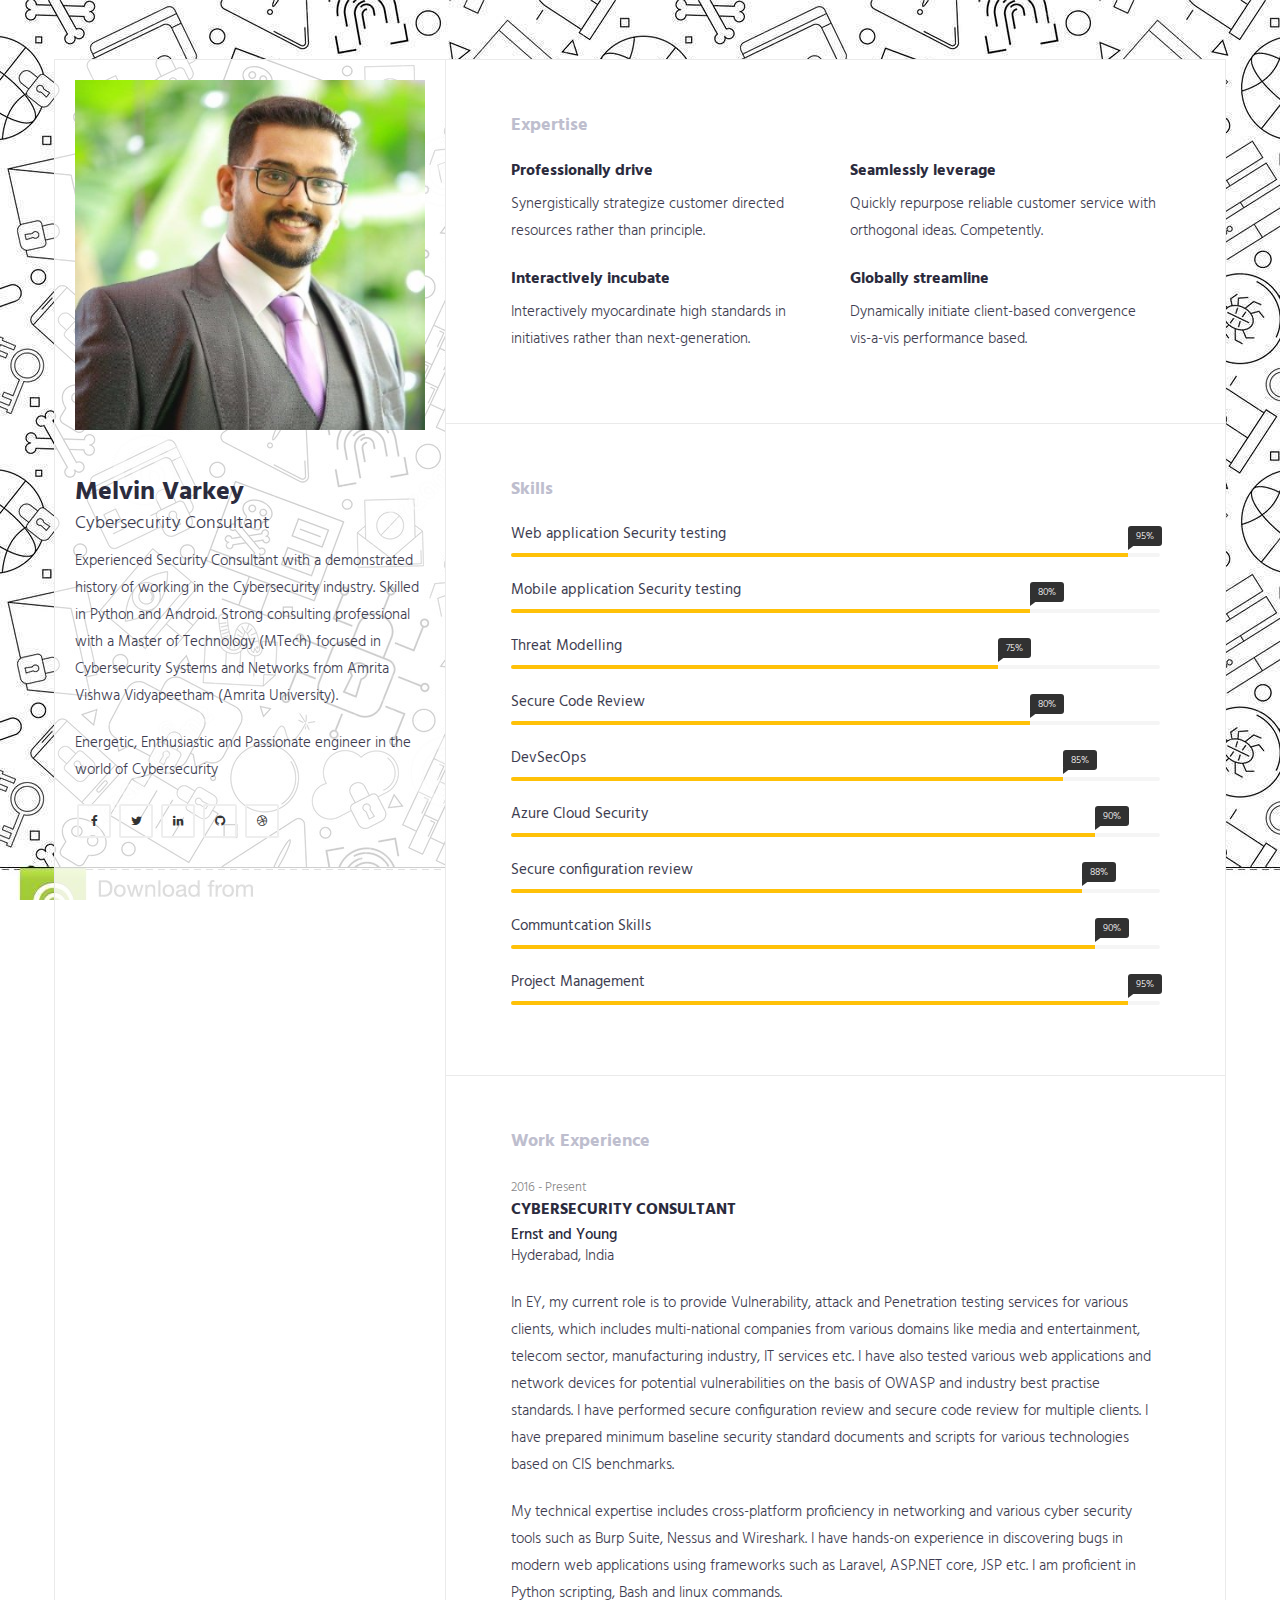
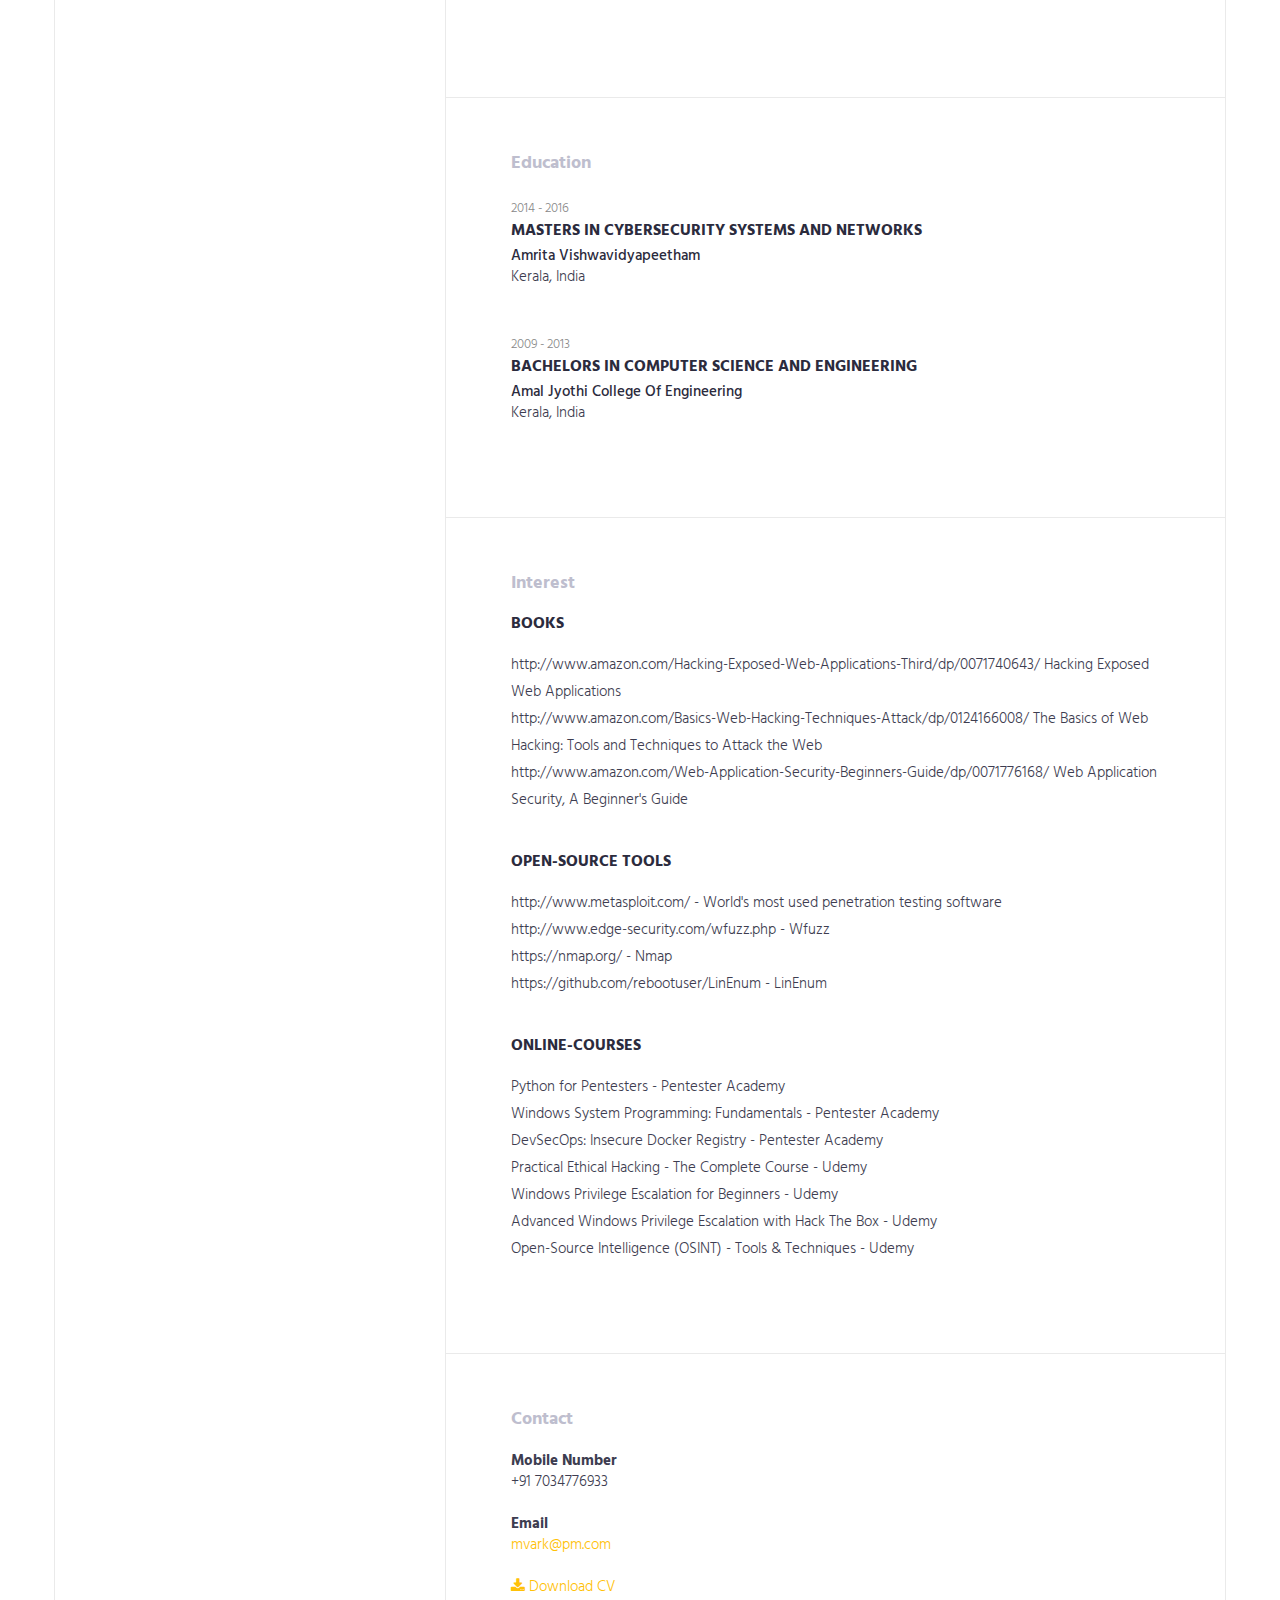
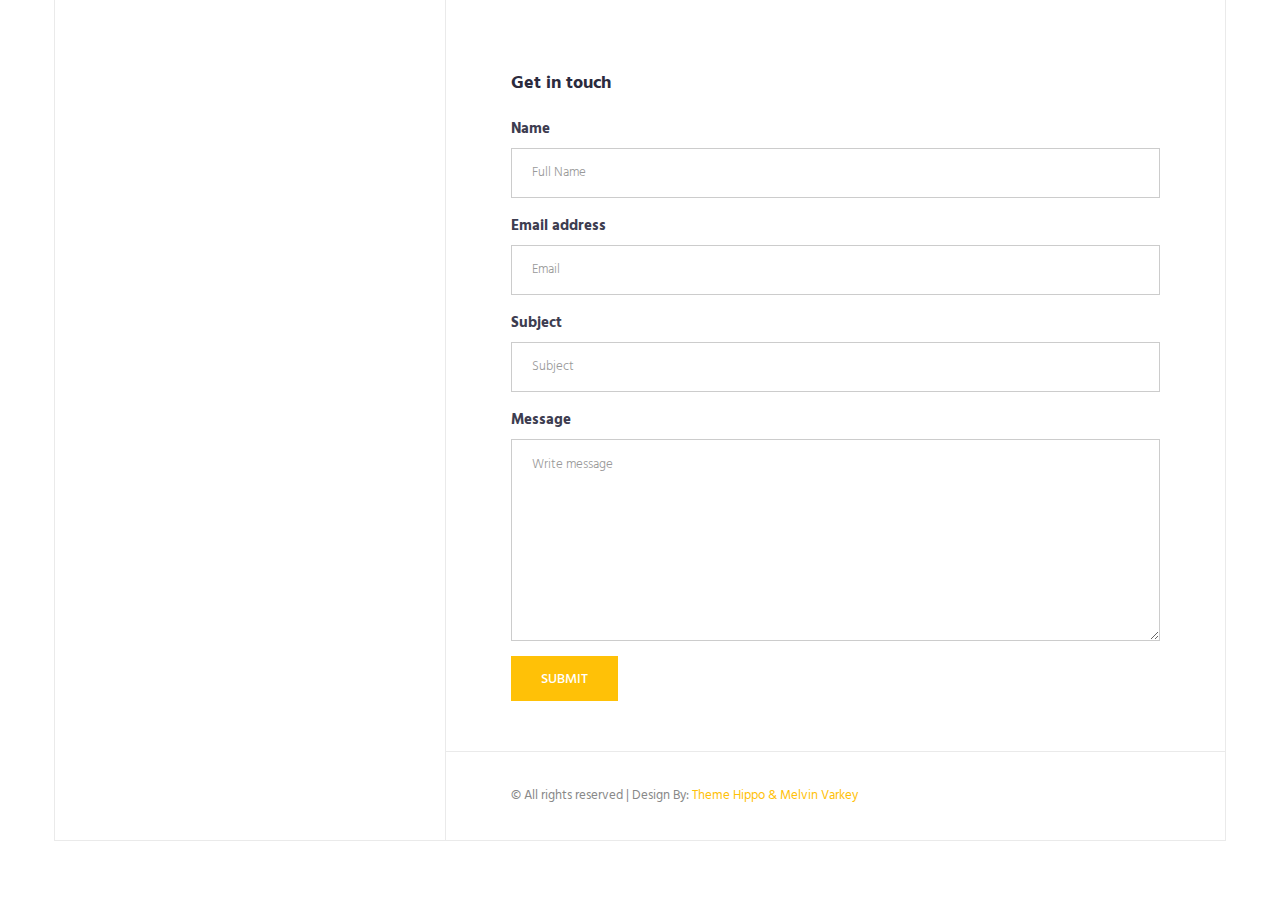
<file: index.html>
<!DOCTYPE html>
<html>
<head>
    <meta charset="utf-8">
    <meta http-equiv="X-UA-Compatible" content="IE=edge">
    <meta name="viewport" content="width=device-width, initial-scale=1">
    <!-- The above 3 meta tags *must* come first in the head; any other head content must come *after* these tags -->
    <title>My Portfolio</title>

    <!-- favicon -->
    <link href="favicon.png" rel=icon>

    <!-- web-fonts -->
    <link href="https://fonts.googleapis.com/css?family=Hind:300,400,500,600,700" rel="stylesheet">

    <!-- font-awesome -->
    <link href="css/font-awesome.min.css" rel="stylesheet">

    <!-- Bootstrap -->
    <link href="css/bootstrap.min.css" rel="stylesheet">

    <!-- Style CSS -->
    <link href="css/style.css" rel="stylesheet">

    <!-- HTML5 shim and Respond.js for IE8 support of HTML5 elements and media queries -->
    <!-- WARNING: Respond.js doesn't work if you view the page via file:// -->
    <!--[if lt IE 9]>
    <script src="https://oss.maxcdn.com/html5shiv/3.7.2/html5shiv.min.js"></script>
    <script src="https://oss.maxcdn.com/respond/1.4.2/respond.min.js"></script>
    <![endif]-->
</head>
<body id="page-top" data-spy="scroll" data-target=".navbar">
<div id="main-wrapper">
<!-- Page Preloader -->
<div id="preloader">
    <div id="status">
        <div class="status-mes"></div>
    </div>
</div>

<div class="columns-block container">
<div class="left-col-block blocks">
    <header class="header theiaStickySidebar">
        <div class="profile-img">
            <img src="img/img-profile.jpg" class="img-responsive" alt=""/>
        </div>
        <div class="content">
            <h1>Melvin Varkey</h1>
            <span class="lead">Cybersecurity Consultant</span>

            <div class="about-text">
                <p>
                    Experienced Security Consultant with a demonstrated history of working in the Cybersecurity industry.
                    Skilled in Python and Android. Strong consulting professional with a Master of Technology (MTech) focused in
                    Cybersecurity Systems and Networks from Amrita Vishwa Vidyapeetham (Amrita University).
                </p>

                <p>Energetic, Enthusiastic and Passionate engineer in the world of Cybersecurity</p>

            </div>

            <ul class="social-icon">
                <li><a href="https://www.facebook.com/m3lv1nv"><i class="fa fa-facebook" aria-hidden="true"></i></a></li>
                <li><a href="https://twitter.com/melvinvarkey"><i class="fa fa-twitter" aria-hidden="true"></i></a></li>
                <li><a href="https://www.linkedin.com/in/melvin-varkey-113a3156/"><i class="fa fa-linkedin" aria-hidden="true"></i></a></li>
                <li><a href="https://github.com/melvinvarkey"><i class="fa fa-github" aria-hidden="true"></i></a></li>
                <li><a href="/Make your Operating System (64-bit) 298a5fe30be040cbb44b778bcbf46490.html"><i class="fa fa-dribbble" aria-hidden="true"></i></a></li>
                <!--
                <li><a href="#"><i class="fa fa-dribbble" aria-hidden="true"></i></a></li> -->
            </ul>
        </div>

    </header>
    <!-- .header-->
</div>
<!-- .left-col-block -->


<div class="right-col-block blocks">
<div class="theiaStickySidebar">
<section class="expertise-wrapper section-wrapper gray-bg">
    <div class="container-fluid">
        <div class="row">
            <div class="col-md-12">
                <div class="section-title">
                    <h2>Expertise</h2>
                </div>
            </div>
        </div>
        <!-- .row -->

        <div class="row">
            <div class="col-md-6">
                <div class="expertise-item">
                    <h3>Professionally drive</h3>

                    <p>
                        Synergistically strategize customer directed resources rather than principle.
                    </p>
                </div>
            </div>
            <div class="col-md-6">
                <div class="expertise-item">
                    <h3>Seamlessly leverage </h3>

                    <p>
                        Quickly repurpose reliable customer service with orthogonal ideas. Competently.
                    </p>
                </div>
            </div>
        </div>
        <div class="row">
            <div class="col-md-6">
                <div class="expertise-item">
                    <h3>Interactively incubate</h3>

                    <p>
                        Interactively myocardinate high standards in initiatives rather than next-generation.
                    </p>
                </div>
            </div>

            <div class="col-md-6">
                <div class="expertise-item">
                    <h3>Globally streamline</h3>

                    <p>
                        Dynamically initiate client-based convergence vis-a-vis performance based. </p>
                </div>
            </div>

        </div>


    </div>
</section>
<!-- .expertise-wrapper -->

<section class="section-wrapper skills-wrapper">
    <div class="container-fluid">
        <div class="row">
            <div class="col-md-12">
                <div class="section-title">
                    <h2>Skills</h2>
                </div>
            </div>

        </div>
        <div class="row">
            <div class="col-md-12">
                <div class="progress-wrapper">

                    <div class="progress-item">
                        <span class="progress-title">Web application Security testing</span>

                        <div class="progress">
                            <div class="progress-bar" role="progressbar" aria-valuenow="62" aria-valuemin="0"
                                 aria-valuemax="100" style="width: 95%"><span class="progress-percent"> 95%</span>
                            </div>
                        </div>
                        <!-- .progress -->
                    </div>
                    <!-- .skill-progress -->


                    <div class="progress-item">
                        <span class="progress-title">Mobile application Security testing</span>

                        <div class="progress">
                            <div class="progress-bar" role="progressbar" aria-valuenow="90" aria-valuemin="0"
                                 aria-valuemax="100" style="width: 80%"><span class="progress-percent"> 80%</span>
                            </div>
                        </div>
                        <!-- /.progress -->
                    </div>
                    <!-- /.skill-progress -->

                    <div class="progress-item">
                        <span class="progress-title">Threat Modelling</span>

                        <div class="progress">
                            <div class="progress-bar" role="progressbar" aria-valuenow="90" aria-valuemin="0"
                                 aria-valuemax="100" style="width: 75%"><span class="progress-percent"> 75%</span>
                            </div>
                        </div>
                        <!-- /.progress -->
                    </div>
                    <!-- /.skill-progress -->
                    
                    <div class="progress-item">
                        <span class="progress-title">Secure Code Review</span>

                        <div class="progress">
                            <div class="progress-bar" role="progressbar" aria-valuenow="90" aria-valuemin="0"
                                 aria-valuemax="100" style="width: 80%"><span class="progress-percent"> 80%</span>
                            </div>
                        </div>
                        <!-- /.progress -->
                    </div>
                    <!-- /.skill-progress -->
                    
                    <div class="progress-item">
                        <span class="progress-title">DevSecOps</span>

                        <div class="progress">
                            <div class="progress-bar" role="progressbar" aria-valuenow="90" aria-valuemin="0"
                                 aria-valuemax="100" style="width: 85%"><span class="progress-percent"> 85%</span>
                            </div>
                        </div>
                        <!-- /.progress -->
                    </div>
                    <!-- /.skill-progress -->
                    
                    <div class="progress-item">
                        <span class="progress-title">Azure Cloud Security</span>

                        <div class="progress">
                            <div class="progress-bar" role="progressbar" aria-valuenow="90" aria-valuemin="0"
                                 aria-valuemax="100" style="width: 90%"><span class="progress-percent"> 90%</span>
                            </div>
                        </div>
                        <!-- /.progress -->
                    </div>
                    <!-- /.skill-progress -->
                    
                    <div class="progress-item">
                        <span class="progress-title">Secure configuration review</span>

                        <div class="progress">
                            <div class="progress-bar" role="progressbar" aria-valuenow="75" aria-valuemin="0"
                                 aria-valuemax="100" style="width: 88%;"><span class="progress-percent"> 88%</span>
                            </div>
                        </div>
                        <!-- /.progress -->
                    </div>
                    <!-- /.skill-progress -->

                    <div class="progress-item">
                        <span class="progress-title">Communtcation Skills</span>

                        <div class="progress">
                            <div class="progress-bar" role="progressbar" aria-valuenow="55" aria-valuemin="0"
                                 aria-valuemax="100" style="width: 90%;"><span class="progress-percent"> 90%</span>
                            </div>
                        </div>
                        <!-- /.progress -->
                    </div>
                    <!-- /.skill-progress -->
                    <div class="progress-item">
                        <span class="progress-title">Project Management</span>

                        <div class="progress">
                            <div class="progress-bar" role="progressbar" aria-valuenow="55" aria-valuemin="0"
                                 aria-valuemax="100" style="width: 95%;"><span class="progress-percent"> 95%</span>
                            </div>
                        </div>
                        <!-- .progress -->
                    </div>
                    <!-- .skill-progress -->

                </div>
                <!-- /.progress-wrapper -->
            </div>
        </div>
        <!--.row -->
    </div>
    <!-- .container-fluid -->
</section>
<!-- .skills-wrapper -->

<section class="section-wrapper section-experience gray-bg">
    <div class="container-fluid">
        <div class="row">
            <div class="col-md-12">
                <div class="section-title"><h2>Work Experience</h2></div>
            </div>
        </div>
        <!--.row-->
        <div class="row">
            <div class="col-md-12">
                <div class="content-item">
                    <small>2016 - Present</small>
                    <h3>Cybersecurity Consultant</h3>
                    <h4>Ernst and Young</h4>

                    <p>Hyderabad, India</p>
                    <p>In EY, my current role is to provide Vulnerability, attack and Penetration testing services for various clients, which includes multi-national companies from various domains like media and entertainment, telecom sector, manufacturing industry, IT services etc. I have also tested various web applications and network devices for potential vulnerabilities on the basis of OWASP and industry best practise standards. I have performed secure configuration review and secure code review for multiple clients. I have prepared minimum baseline security standard documents and scripts for various technologies based on CIS benchmarks.</p> 
                    <p>My technical expertise includes cross-platform proficiency in networking and various cyber security tools such as Burp Suite, Nessus and Wireshark. I have hands-on experience in discovering bugs in modern web applications using frameworks such as Laravel, ASP.NET core, JSP etc. I am proficient in Python scripting, Bash and linux commands. </p>
                </div>
            </div>
        </div>
        <!--.row-->
    </div>
    <!-- .container-fluid -->

</section>
<!-- .section-experience -->

<section class="section-wrapper section-education">
    <div class="container-fluid">
        <div class="row">
            <div class="col-md-12">
                <div class="section-title"><h2>Education</h2></div>
            </div>
        </div>
        <!--.row-->
        <div class="row">
            <div class="col-md-12">
                <div class="content-item">
                    <small>2014 - 2016</small>
                    <h3>Masters in Cybersecurity systems and Networks</h3>
                    <h4>Amrita Vishwavidyapeetham</h4>

                    <p>Kerala, India</p>
                </div>
                <!-- .experience-item -->
                <div class="content-item">
                    <small>2009 - 2013</small>
                    <h3>Bachelors in Computer Science and Engineering</h3>
                    <h4>Amal Jyothi College Of Engineering</h4>

                    <p>Kerala, India</p>
                </div>
                <!-- .experience-item -->
            </div>
        </div>
        <!--.row-->
    </div>
    <!-- .container-fluid -->

</section>
<!-- .section-education -->

<section class="section-wrapper section-interest gray-bg">
    <div class="container-fluid">
        <div class="row">
            <div class="col-md-12">
                <div class="section-title">
                    <h2>Interest</h2>
                </div>
            </div>
        </div>
        <!-- .row -->

        <div class="row">
            <div class="col-md-12">
                <div class="content-item">
                    <h3>Books</h3>
                    <p>
                        <ul>
                            <li>http://www.amazon.com/Hacking-Exposed-Web-Applications-Third/dp/0071740643/ Hacking Exposed Web Applications</li>
                            <li>http://www.amazon.com/Basics-Web-Hacking-Techniques-Attack/dp/0124166008/ The Basics of Web Hacking: Tools and Techniques to Attack the Web</li>
                            <li>http://www.amazon.com/Web-Application-Security-Beginners-Guide/dp/0071776168/ Web Application Security, A Beginner's Guide</li>
                        </ul>
                    </p>
                </div>
                <div class="content-item">
                    <h3>Open-Source Tools</h3>

                    <p>
                        <ul>
                            <li>http://www.metasploit.com/ - World's most used penetration testing software</li>
                            <li>http://www.edge-security.com/wfuzz.php - Wfuzz</li>
                            <li>https://nmap.org/ - Nmap</li>
                            <li>https://github.com/rebootuser/LinEnum - LinEnum</li> 
                        </ul>
                    </p>

                </div>
                <div class="content-item">
                    <h3>Online-Courses</h3>

                     <p>
                        <ul>
                            <li>Python for Pentesters - Pentester Academy</li>
                            <li>Windows System Programming: Fundamentals - Pentester Academy</li>
                            <li>DevSecOps: Insecure Docker Registry - Pentester Academy</li>
                            <li>Practical Ethical Hacking - The Complete Course - Udemy</li> 
                            <li>Windows Privilege Escalation for Beginners - Udemy</li> 
                            <li>Advanced Windows Privilege Escalation with Hack The Box - Udemy</li> 
                            <li>Open-Source Intelligence (OSINT) - Tools & Techniques - Udemy</li> 
                        </ul>
                    </p>
                </div>
            </div>
        </div>
        <!-- .row -->

    </div>
</section>
<!-- .section-publications -->

<section class="section-contact section-wrapper gray-bg">
    <div class="container-fluid">
        <div class="row">
            <div class="col-md-12">
                <div class="section-title">
                    <h2>Contact</h2>
                </div>
            </div>
        </div>
        <!--.row-->
        <div class="row">
            <div class="col-md-12">
<!--                 <address>
                    <strong>Address</strong><br>
                    B-201 Zoom Building, Sher-e-punjab <br>
                    Andheri East, Mumbai, India <br>
                    Pin: 400093

                </address> -->
                <address>
                    <strong>Mobile Number</strong><br>
                    +91 7034776933
                </address>

                <address>
                    <strong>Email</strong><br>
                    <a href="mailto:#">mvark@pm.com</a>
                </address>

                <address>
                  <div class="columns download">
                    <p><a href="cv/Melvin_Varkey_CV.pdf" class="button" ><i class="fa fa-download"></i> Download CV</a></p>
                  </div>
                </address>
            </div>
        </div>
        <!--.row-->
         <div class="row">
            <div class="col-md-12">
                <div class="feedback-form">
                    <h2>Get in touch</h2>

                    <form id="contactForm" action="#" >
                        <div class="form-group">
                            <label for="InputName">Name</label>
                            <input type="text" name="name" required="" class="form-control" id="InputName"
                                   placeholder="Full Name">
                        </div>
                        <div class="form-group">
                            <label for="InputEmail">Email address</label>
                            <input type="email" name="email" required="" class="form-control" id="InputEmail"
                                   placeholder="Email">
                        </div>
                        <div class="form-group">
                            <label for="InputSubject">Subject</label>
                            <input type="text" name="subject" class="form-control" id="InputSubject"
                                   placeholder="Subject">
                        </div>
                        <div class="form-group">
                            <label for="message-text" class="control-label">Message</label>
                            <textarea class="form-control" rows="4" required="" name="message" id="message-text"
                                      placeholder="Write message"></textarea>
                        </div>

                        <button type="submit" class="btn btn-primary">Submit</button>
                    </form>
                </div>
                <!-- .feedback-form -->
            </div>
        </div>
    </div>
    <!--.container-fluid-->
</section>
<!--.section-contact-->

<footer class="footer">
    <div class="copyright-section">
        <div class="container-fluid">
            <div class="row">
                <div class="col-md-12">
                    <div class="copytext">&copy; All rights reserved | Design By: <a
                            href="#">Theme Hippo & Melvin Varkey</a></div>
                </div>
            </div>
            <!--.row-->
        </div>
        <!-- .container-fluid -->
    </div>
    <!-- .copyright-section -->
</footer>
<!-- .footer -->
</div>
<!-- Sticky -->
</div>
<!-- .right-col-block -->
</div>
<!-- .columns-block -->
</div>
<!-- #main-wrapper -->

<!-- jquery -->
<script src="js/jquery-2.1.4.min.js"></script>

<!-- Bootstrap -->
<script src="js/bootstrap.min.js"></script>
<script src="js/theia-sticky-sidebar.js"></script>
<script src="js/scripts.js"></script>
</body>
</html>
</file>
<file: css/style.css>
/*
Template Name: Resumex
Description: HTML5 / CSS3 One Page
Version: 1.0
Author: themehippo.com
*/

/*------------------------------------------------------------------
# [Color codes]

# Body  (text): #3a4750
# Heading Color #444444
# Theme Color (link color) #82b541
# Mid grey (sub header) #f4f4f4
# -------------------------------------------------------------------*/

body {
    font-family : 'Hind', sans-serif;
    font-size   : 15px;
    line-height : 1.8em;
    color       : #3d3d50;
    font-weight : 300;
    background  : url("../img/pattern-bg.jpg") fixed;
    }

/* --------------------------------------
 * Global Typography
 *------------------------------------------*/

h1, h2, h3, h4, h5, h6 {
    margin : 0 0 15px;
    color  : #2b2b3d;
    }

h1 {
    font-size   : 26px;
    line-height : 1.8em;
    font-weight : 700;
    }

h2 {
    font-size   : 18px;
    line-height : 1.8em;
    font-weight : 700;
    }

h3 {
    font-size   : 16px;
    line-height : 1.8em;
    font-weight : 500;
    }

h4 {
    font-size   : 15px;
    line-height : 1.8em;
    font-weight : 500;
    }

h5 {
    font-size   : 15px;
    line-height : 1.5em;
    font-weight : 500;
    }

h6 {
    font-size   : 15px;
    line-height : 1.5em;
    }

/* --------------------------------------
 * LINK STYLE
 *------------------------------------------*/
a {
    color              : #FFC107;
    text-decoration    : none;
    -webkit-transition : all 0.3s ease 0s;
    -moz-transition    : all 0.3s ease 0s;
    -o-transition      : all 0.3s ease 0s;
    transition         : all 0.3s ease 0s;
    }

a,
a:active,
a:focus,
a:active {
    text-decoration : none;
    outline         : none
    }

a:hover,
a:focus {
    text-decoration : none;
    color           : #ff9800;
    }

p {
    margin-bottom : 20px;
    }

ul {
    margin     : 0;
    padding    : 0;
    list-style : none;
    }

/*------------------
 * Button Style
 *------------------*/
.btn {
    padding        : 14px 30px 11px;
    margin-bottom  : 0;
    font-size      : 14px;
    font-weight    : 500;
    border-radius  : 0;
    border         : 0;
    text-transform : uppercase;
    }

.btn-lg {
    font-weight : 700;
    font-size   : 24px;
    padding     : 15px 30px;
    }

/*btn-primary*/
.btn-primary {
    background-color : #FFC107;
    }

.btn-primary:hover,
.btn-primary:focus,
.btn-primary:active:focus {
    background : #ff9800;
    }

/*btn-default*/
.btn-default {
    color            : #2a54f5;
    background-color : transparent;
    border           : 2px solid #2a54f5;
    }

.btn-default:hover,
.btn-default:focus,
.btn-default:active:focus {
    background   : #2a54f5;
    color        : #ffffff;
    border-color : #2a54f5;
    }

button:focus,
.btn:focus,
.btn:active:focus {
    outline : none;
    }

/* --------------------
 * Column Block
 * -------------------*/

.columns-block {
    display                : -webkit-flex;
    display                : flex;
    -webkit-flex-direction : row;
    flex-direction         : row;
    margin                 : 60px auto;
    padding                : 0;
    box-shadow             : 0 0 0 1px #eaeaea;
    }

.blocks {
    box-sizing : border-box;
    }

.left-col-block {
    overflow     : hidden;
    -webkit-flex : 1 0 0;
    flex         : 1 0 0;
    position     : relative;
    background   : rgba(255, 255, 255, .8);
    border-right : 1px solid #eaeaea;
    }

.right-col-block {
    -webkit-flex : 2 0 0;
    flex         : 2 0 0;
    position     : relative;
    background   : #ffffff;
    }

@media (max-width : 768px) {

    .columns-block {
        display    : block;
        margin     : 0;
        box-shadow : none;
        }

    .left-col-block {
        width    : 100%;
        position : relative;
        border   : 0;
        }

    .right-col-block {
        width      : 100%;
        position   : relative;
        box-shadow : none;
        }
    }

@media (min-width : 769px) and (max-width : 1024px) {
    .columns-block {
        margin-top    : 30px;
        margin-bottom : 30px;
        }
    }

/* --------------------
 * Section Background
 * -------------------*/

.gray-bg {
    background-color : #ffffff;
    }

/* --------------------
 *  main Wrapper
 * -------------------*/
#main-wrapper {
    overflow : hidden;
    }

/*-------------------
 * Section Wrapper
 *-------------------*/
.section-wrapper {
    padding       : 50px;
    border-bottom : 1px solid #eaeaea;
    }

@media (max-width : 480px) {
    .section-wrapper {
        padding : 30px 20px;
        }
    }

/*---------------------------
* Section Title
*---------------------------*/
.section-title {
    margin-bottom : 15px;
    }

.section-title h2 {
    margin-bottom : 5px;
    color         : #bebece;
    }

/*-----------------------------
 * NAVIGATION & HEADER STYLE
 *-----------------------------*/

.header {
    padding  : 20px !important;
    margin   : 0;
    position : relative;
    }

.header .profile-img {
    margin-bottom : 50px;
    }

.header .content-wrapper {

    }

.header .content {
    width  : 100%;
    margin : 0 auto;
    }

.header .content h1 {
    line-height : 1;
    margin      : 0 0 5px;
    }

.header .content .lead {
    font-size : 18px;
    }

.header .content .about-text {
    margin : 10px 0;
    }

.header .btn {
    margin-top : 40px;
    }

@media (max-width : 768px) {
    .header {
        padding       : 0;
        text-align    : center;
        border-bottom : 1px solid #ededed;
        }

    .header img {
        margin : 0 auto;
        }

    .header .content {
        padding : 50px;
        }
    }

/* Header Sticky */

.sticky {
    position : -webkit-sticky;
    position : sticky;
    top      : 0;
    }

/*-------------------
 * Social Icon
 *-------------------*/

.social-icon {
    margin  : 20px 0;
    padding : 0;
    display : block;
    }

.social-icon li {
    display : inline-block;
    margin  : 0 2px;
    }

.social-icon li a {
    display       : block;
    font-size     : 12px;
    color         : #333333;
    width         : 34px;
    height        : 34px;
    line-height   : 33px;
    text-align    : center;
    border-radius : 2px;
    border        : 2px solid #eeeeee;
    }

.social-icon li a:hover {
    border-color : #cccccc;
    }

/*-------------------
 * Expertise
 *-------------------*/
.expertise-item {
    margin-bottom : 20px;
    }

.expertise-item h3 {
    margin-bottom : 5px;
    font-weight   : 700;
    }

/*-------------------
 * Skills Progressbar
 *-------------------*/

.progress-item {
    position : relative;
    }

.progress-item .progress-title {
    font-size     : 15px;
    font-weight   : 400;
    display       : inline-block;
    margin-bottom : 5px;
    }

.progress-item .progress {
    height        : 4px;
    box-shadow    : none;
    border-radius : 5px;
    }

.progress-item .progress-bar {
    background-color : #FFC107;
    box-shadow       : none;
    text-align       : right;
    }

.progress-item .progress-percent {
    font-size        : 10px;
    background-color : #313131;
    position         : absolute;
    top              : 5px;
    padding          : 0 8px;
    border-radius    : 3px;
    }

.progress-item .progress-percent::before {
    content      : "";
    position     : absolute;
    left         : 0;
    bottom       : -4px;
    border-top   : 6px solid #313131;
    border-right : 8px solid transparent;
    }

/*-------------------
 * Portfolio
 *-------------------*/

.portfolio-item {
    position      : relative;
    display       : block;
    margin-bottom : 30px;
    }

.portfolio-item .portfolio-thumb img {
    height    : auto;
    display   : block;
    max-width : 100%;
    }

.portfolio-item .portfolio-info {
    position   : absolute;
    bottom     : 0;
    padding    : 30px 15px 5px;
    width      : 100%;
    background : -webkit-linear-gradient(
            top,
            transparent 0%,
            rgba(0, 0, 0, 0.5) 100%
    );
    }

.portfolio-item .portfolio-info h3 {
    margin      : 0;
    line-height : 1;
    color       : #ffffff;
    }

.portfolio-item .portfolio-info small {
    color : #ffffff;
    }

.portfolio-item:hover .portfolio-info {
    background : -webkit-linear-gradient(
            top,
            transparent 0%,
            #000 100%
    );
    }

/*-------------------
 * Content Item
 *-------------------*/

.content-item {
    margin-bottom : 40px;
    }

.content-item h3 {
    margin         : 0 0 10px;
    line-height    : 1;
    font-weight    : bold;
    text-transform : uppercase;
    }

.content-item h4 {
    margin      : 0;
    line-height : 1;
    }

.content-item small {
    color : #888888;
    }

/*-------------------
 * Contact
 *-------------------*/

.feedback-form {
    margin-top : 50px;
    }

/*-------------------
 * Form Style
 *-------------------*/
.form-control {
    height        : 50px;
    padding       : 0 20px;
    font-size     : 13px;
    line-height   : 50px;
    color         : #969595;
    border        : 1px solid #cccccc;
    border-radius : 0;
    box-shadow    : none;
    box-sizing    : border-box;
    }

.form-control:focus,
.form-control:active {
    box-shadow : none;
    }

/* --------------------------------------------
 *   Footer
 *---------------------------------------------- */

/* Copyright */

.footer {
    padding : 30px 50px;
    }

.footer .copyright-section {
    font-size : 13px;
    color     : #888888;

    }

.footer .copyright-section .copytext {
    font-weight : 400;
    display     : block;
    }

@media (max-width : 480px) {
    .footer {
        padding : 10px 20px;
        }
    }

/* ---------------------------------------------- /*
 * Preloader
/* ---------------------------------------------- */
#preloader {
    background : rgba(255, 255, 255,.8);
    bottom     : 0;
    left       : 0;
    position   : fixed;
    right      : 0;
    top        : 0;
    z-index    : 9999;
    }

#status,
.status-mes {
    background-image    : url(../img/preloader.svg);
    background-position : center;
    background-repeat   : no-repeat;
    height              : 200px;
    left                : 50%;
    margin              : -100px 0 0 -100px;
    position            : absolute;
    top                 : 50%;
    width               : 200px;
    }

.status-mes {
    background : none;
    left       : 0;
    margin     : 0;
    text-align : center;
    top        : 65%;
    }
</file>
